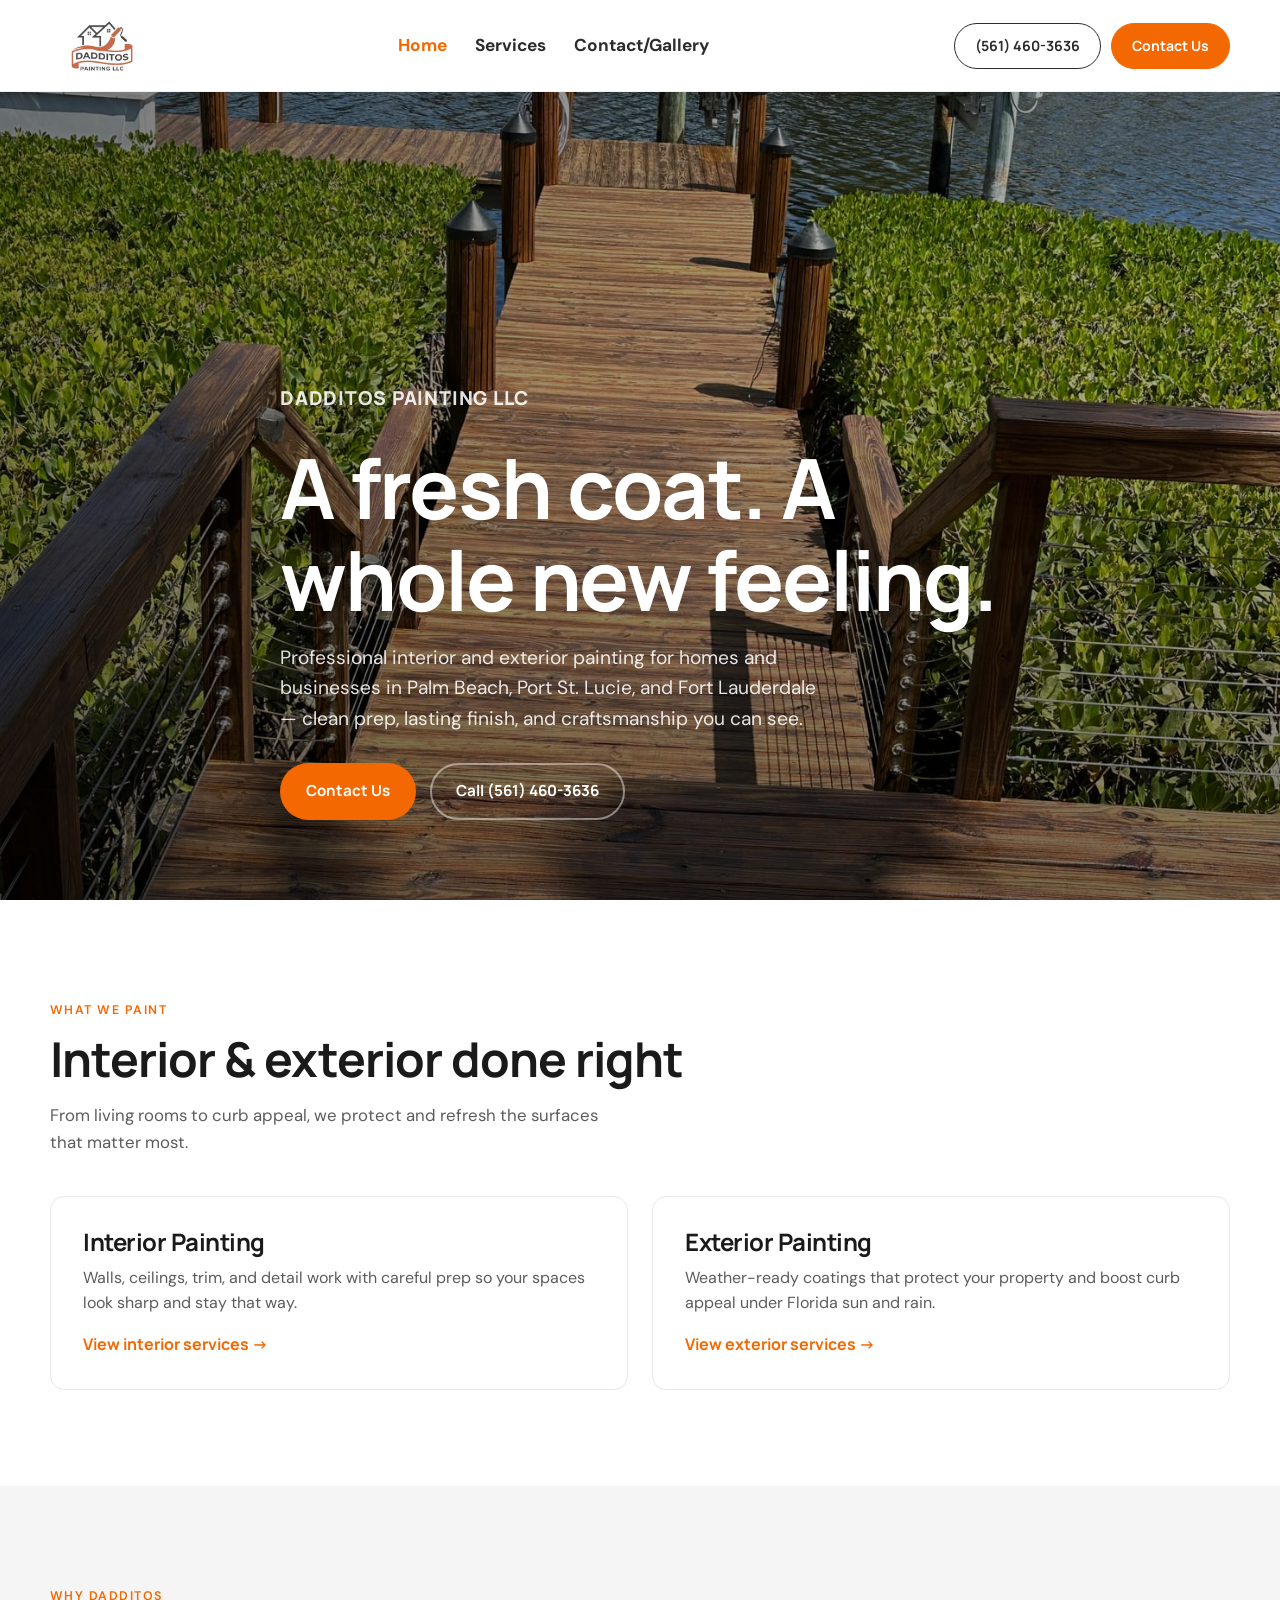
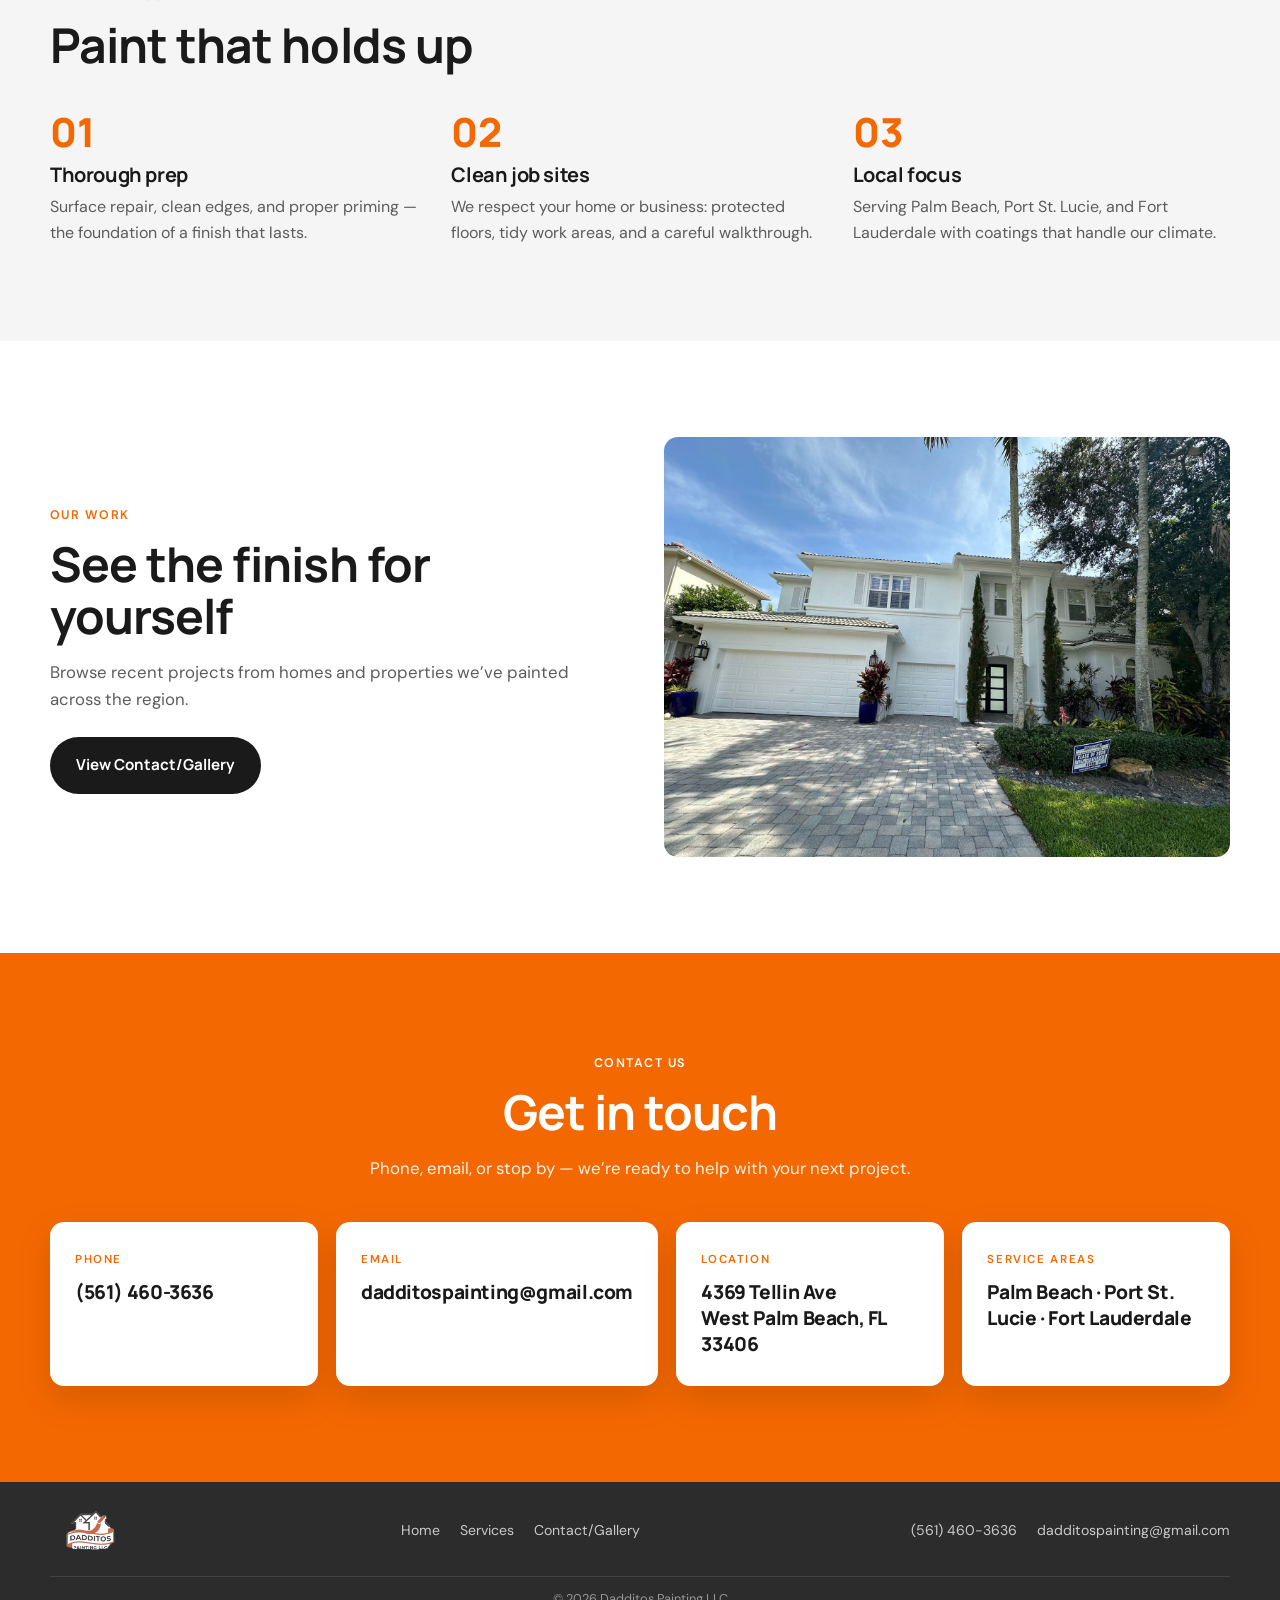
<file: index.html>
<!DOCTYPE html>
<html lang="en">
  <head>
    <meta charset="UTF-8" />
    <meta name="viewport" content="width=device-width, initial-scale=1" />
    <title>Dadditos Painting LLC | Interior & Exterior Painting in Palm Beach, Port St. Lucie & Fort Lauderdale</title>
    <meta
      name="description"
      content="Dadditos Painting LLC offers professional interior and exterior painting in Palm Beach, Port St. Lucie, and Fort Lauderdale. Free estimates. Call (561) 460-3636."
    />
    <meta
      name="keywords"
      content="painting contractor, interior painting, exterior painting, Palm Beach painter, Port St Lucie painting, Fort Lauderdale painting, house painter, Dadditos Painting LLC"
    />
    <meta name="author" content="Dadditos Painting LLC" />
    <meta name="robots" content="index, follow" />
    <meta name="geo.region" content="US-FL" />
    <meta name="geo.placename" content="West Palm Beach" />
    <meta name="theme-color" content="#F46801" />
    <link rel="canonical" href="https://dadditospainting.com/" />
    <meta property="og:type" content="website" />
    <meta property="og:locale" content="en_US" />
    <meta property="og:site_name" content="Dadditos Painting LLC" />
    <meta property="og:title" content="Dadditos Painting LLC | Interior & Exterior Painting" />
    <meta
      property="og:description"
      content="Professional interior and exterior painting in Palm Beach, Port St. Lucie, and Fort Lauderdale. Call (561) 460-3636."
    />
    <meta property="og:url" content="https://dadditospainting.com/" />
    <meta property="og:image" content="https://dadditospainting.com/assets/logo.png" />
    <meta name="twitter:card" content="summary_large_image" />
    <meta name="twitter:title" content="Dadditos Painting LLC | Interior & Exterior Painting" />
    <meta
      name="twitter:description"
      content="Professional interior and exterior painting in Palm Beach, Port St. Lucie, and Fort Lauderdale. Call (561) 460-3636."
    />
    <meta name="twitter:image" content="https://dadditospainting.com/assets/logo.png" />
    <link rel="icon" href="favicon/favicon.ico" sizes="any" />
    <link rel="icon" type="image/png" sizes="48x48" href="favicon/favicon-48x48.png" />
    <link rel="icon" type="image/png" sizes="32x32" href="favicon/favicon-32x32.png" />
    <link rel="icon" type="image/png" sizes="16x16" href="favicon/favicon-16x16.png" />
    <link rel="apple-touch-icon" sizes="180x180" href="favicon/apple-touch-icon.png" />
    <link rel="manifest" href="favicon/site.webmanifest" />
    <link rel="preconnect" href="https://fonts.googleapis.com" />
    <link rel="preconnect" href="https://fonts.gstatic.com" crossorigin />
    <link
      href="https://fonts.googleapis.com/css2?family=DM+Sans:ital,opsz,wght@0,9..40,400;0,9..40,500;0,9..40,600;0,9..40,700;1,9..40,400&family=Manrope:wght@500;600;700;800&display=swap"
      rel="stylesheet"
    />
    <link rel="stylesheet" href="css/styles.css" />
    <script type="application/ld+json">
      {
        "@context": "https://schema.org",
        "@type": "HousePainter",
        "name": "Dadditos Painting LLC",
        "image": "https://dadditospainting.com/assets/logo.png",
        "url": "https://dadditospainting.com/",
        "telephone": "+15614603636",
        "email": "dadditospainting@gmail.com",
        "priceRange": "$$",
        "address": {
          "@type": "PostalAddress",
          "streetAddress": "4369 Tellin Ave",
          "addressLocality": "West Palm Beach",
          "addressRegion": "FL",
          "postalCode": "33406",
          "addressCountry": "US"
        },
        "geo": {
          "@type": "GeoCoordinates",
          "latitude": 26.7153,
          "longitude": -80.0534
        },
        "areaServed": [
          { "@type": "City", "name": "Palm Beach" },
          { "@type": "City", "name": "Port St. Lucie" },
          { "@type": "City", "name": "Fort Lauderdale" }
        ],
        "openingHoursSpecification": {
          "@type": "OpeningHoursSpecification",
          "dayOfWeek": ["Monday", "Tuesday", "Wednesday", "Thursday", "Friday", "Saturday"],
          "opens": "08:00",
          "closes": "18:00"
        },
        "sameAs": [],
        "description": "Professional interior and exterior painting for homes and businesses in Palm Beach, Port St. Lucie, and Fort Lauderdale."
      }
    </script>
  </head>
  <body>
    <a class="skip-link" href="#main">Skip to content</a>
    <header class="site-header">
      <div class="container nav">
        <a class="logo" href="index.html" aria-label="Dadditos Painting LLC home">
          <img src="assets/logo.png" alt="Dadditos Painting LLC logo" />
          <span class="logo-text">Dadditos<span>Painting LLC</span></span>
        </a>
        <nav class="nav-links" aria-label="Primary">
          <a class="active" href="index.html">Home</a>
          <a href="services.html">Services</a>
          <a href="gallery.html">Contact/Gallery</a>
        </nav>
        <div class="nav-cta">
          <a class="pill pill-outline" href="tel:+15614603636">(561) 460-3636</a>
          <a class="pill pill-orange" href="gallery.html#contact">Contact Us</a>
        </div>
        <button class="nav-toggle" type="button" aria-label="Open menu" aria-expanded="false">
          <span></span><span></span><span></span>
        </button>
      </div>
    </header>

    <main id="main">
      <section class="hero">
        <div class="hero-media" aria-hidden="true">
          <img class="is-active" src="assets/gallery/IMG_4411.jpg" alt="" />
          <img src="assets/gallery/IMG_8483.jpg" alt="" />
          <img src="assets/gallery/IMG_2329.jpg" alt="" />
        </div>
        <div class="hero-overlay" aria-hidden="true"></div>
        <div class="container hero-content">
          <p class="brand-mark">Dadditos Painting LLC</p>
          <h1>A fresh coat. A whole new feeling.</h1>
          <p>
            Professional interior and exterior painting for homes and businesses in Palm Beach, Port St. Lucie,
            and Fort Lauderdale — clean prep, lasting finish, and craftsmanship you can see.
          </p>
          <div class="btn-group">
            <a class="btn btn-primary" href="gallery.html#contact">Contact Us</a>
            <a class="btn btn-ghost" href="tel:+15614603636">Call (561) 460-3636</a>
          </div>
        </div>
      </section>

      <section class="section">
        <div class="container">
          <div class="section-head reveal">
            <span class="eyebrow">What we paint</span>
            <h2 class="section-title">Interior & exterior done right</h2>
            <p class="section-lead">
              From living rooms to curb appeal, we protect and refresh the surfaces that matter most.
            </p>
          </div>
          <div class="grid-2">
            <a class="service-link reveal" href="services.html#interior">
              <h3>Interior Painting</h3>
              <p>
                Walls, ceilings, trim, and detail work with careful prep so your spaces look sharp and stay
                that way.
              </p>
              <span class="more">View interior services →</span>
            </a>
            <a class="service-link reveal" href="services.html#exterior">
              <h3>Exterior Painting</h3>
              <p>
                Weather-ready coatings that protect your property and boost curb appeal under Florida sun and rain.
              </p>
              <span class="more">View exterior services →</span>
            </a>
          </div>
        </div>
      </section>

      <section class="section bg-gray">
        <div class="container">
          <div class="section-head reveal">
            <span class="eyebrow">Why Dadditos</span>
            <h2 class="section-title">Paint that holds up</h2>
          </div>
          <div class="grid-3">
            <div class="feature-block reveal">
              <div class="feature-num">01</div>
              <h3>Thorough prep</h3>
              <p>Surface repair, clean edges, and proper priming — the foundation of a finish that lasts.</p>
            </div>
            <div class="feature-block reveal">
              <div class="feature-num">02</div>
              <h3>Clean job sites</h3>
              <p>We respect your home or business: protected floors, tidy work areas, and a careful walkthrough.</p>
            </div>
            <div class="feature-block reveal">
              <div class="feature-num">03</div>
              <h3>Local focus</h3>
              <p>Serving Palm Beach, Port St. Lucie, and Fort Lauderdale with coatings that handle our climate.</p>
            </div>
          </div>
        </div>
      </section>

      <section class="section">
        <div class="container split">
          <div class="split-text reveal">
            <span class="eyebrow">Our work</span>
            <h2 class="section-title">See the finish for yourself</h2>
            <p class="section-lead" style="margin-bottom: 1.5rem">
              Browse recent projects from homes and properties we’ve painted across the region.
            </p>
            <a class="btn btn-dark" href="gallery.html">View Contact/Gallery</a>
          </div>
          <div class="split-media reveal">
            <img src="assets/gallery/IMG_2331.jpg" alt="Completed painting project by Dadditos Painting" />
          </div>
        </div>
      </section>

      <section class="section bg-orange" id="home-contact">
        <div class="container">
          <div class="section-head reveal" style="text-align: center; margin-inline: auto">
            <span class="eyebrow" style="color: #fff">Contact us</span>
            <h2 class="section-title" style="color: #fff">Get in touch</h2>
            <p class="section-lead" style="color: rgba(255, 255, 255, 0.92); margin-inline: auto">
              Phone, email, or stop by — we’re ready to help with your next project.
            </p>
          </div>
          <div class="quote-contact reveal">
            <div class="quote-card">
              <span class="eyebrow">Phone</span>
              <a class="quote-value" href="tel:+15614603636">(561) 460-3636</a>
            </div>
            <div class="quote-card">
              <span class="eyebrow">Email</span>
              <a class="quote-value" href="mailto:dadditospainting@gmail.com">dadditospainting@gmail.com</a>
            </div>
            <div class="quote-card">
              <span class="eyebrow">Location</span>
              <p class="quote-value">
                4369 Tellin Ave<br />
                West Palm Beach, FL 33406
              </p>
            </div>
            <div class="quote-card">
              <span class="eyebrow">Service areas</span>
              <p class="quote-value">Palm Beach · Port St. Lucie · Fort Lauderdale</p>
            </div>
          </div>
        </div>
      </section>
    </main>

    <footer class="site-footer">
      <div class="container footer-compact">
        <a class="logo" href="index.html">
          <img src="assets/logo.png" alt="" />
        </a>
        <div class="footer-links">
          <a href="index.html">Home</a>
          <a href="services.html">Services</a>
          <a href="gallery.html">Contact/Gallery</a>
        </div>
        <div class="footer-contact">
          <a href="tel:+15614603636">(561) 460-3636</a>
          <a href="mailto:dadditospainting@gmail.com">dadditospainting@gmail.com</a>
        </div>
        <p class="footer-copy">&copy; <span id="year"></span> Dadditos Painting LLC</p>
      </div>
    </footer>

    <script>
      document.getElementById("year").textContent = new Date().getFullYear();
    </script>
    <script src="js/main.js"></script>
  </body>
</html>
</file>
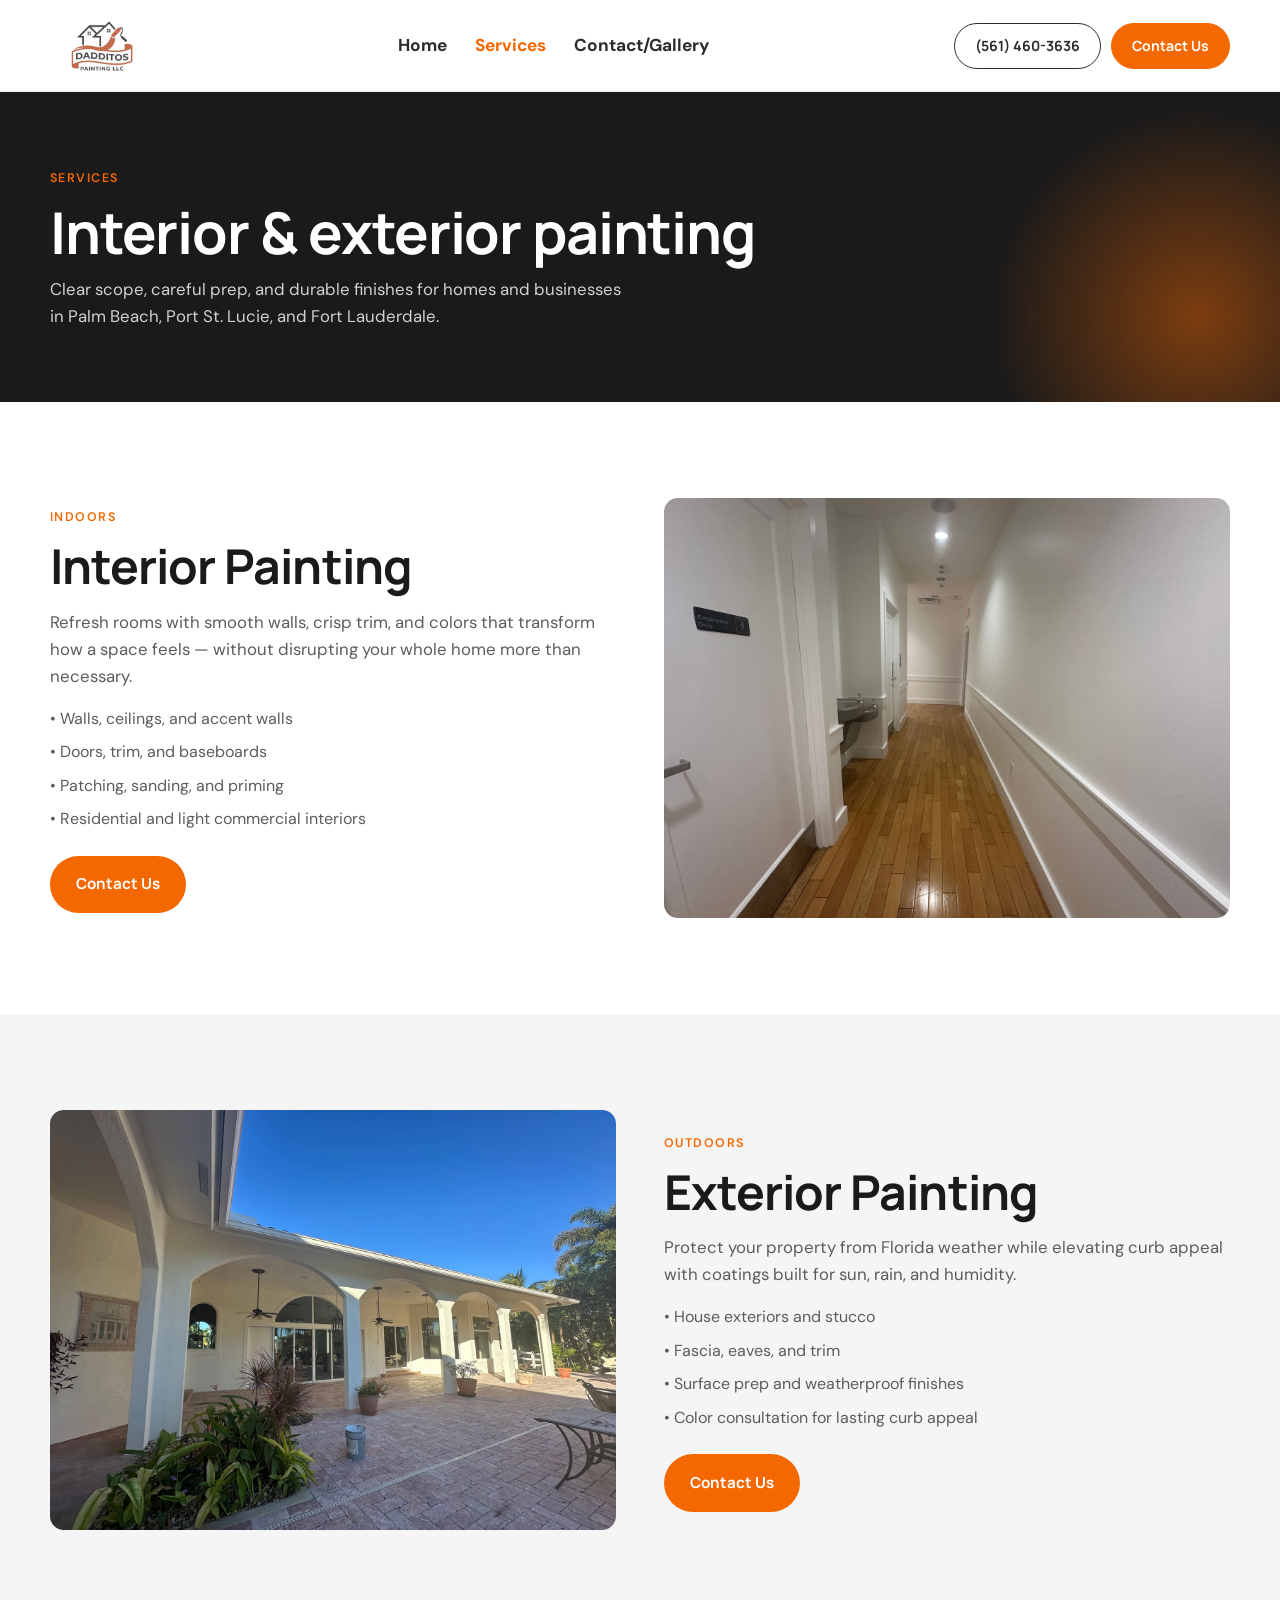
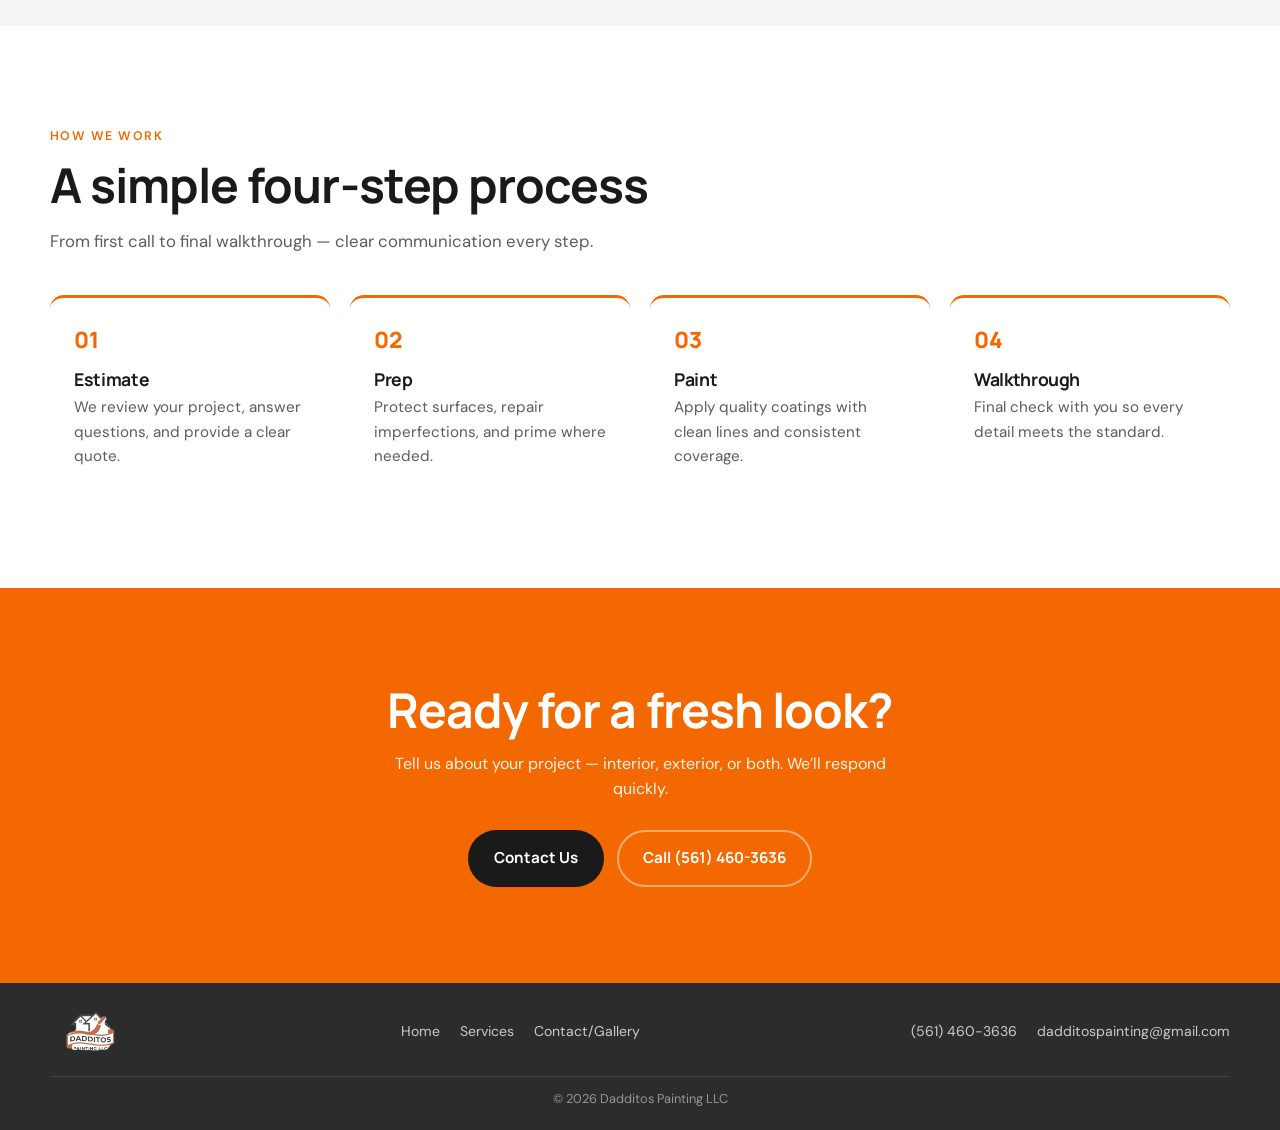
<file: services.html>
<!DOCTYPE html>
<html lang="en">
  <head>
    <meta charset="UTF-8" />
    <meta name="viewport" content="width=device-width, initial-scale=1" />
    <title>Interior & Exterior Painting Services | Dadditos Painting LLC</title>
    <meta
      name="description"
      content="Interior and exterior painting services from Dadditos Painting LLC in West Palm Beach. Serving Palm Beach, Port St. Lucie, and Fort Lauderdale. Call (561) 460-3636."
    />
    <meta name="robots" content="index, follow" />
    <meta name="theme-color" content="#F46801" />
    <link rel="canonical" href="https://dadditospainting.com/services.html" />
    <meta property="og:type" content="website" />
    <meta property="og:site_name" content="Dadditos Painting LLC" />
    <meta property="og:title" content="Interior & Exterior Painting Services | Dadditos Painting LLC" />
    <meta
      property="og:description"
      content="Interior and exterior painting with careful prep and lasting finishes. Palm Beach, Port St. Lucie, and Fort Lauderdale."
    />
    <meta property="og:url" content="https://dadditospainting.com/services.html" />
    <meta property="og:image" content="https://dadditospainting.com/assets/logo.png" />
    <meta name="twitter:card" content="summary_large_image" />
    <meta name="twitter:title" content="Interior & Exterior Painting Services | Dadditos Painting LLC" />
    <meta
      name="twitter:description"
      content="Interior and exterior painting with careful prep and lasting finishes. Call (561) 460-3636."
    />
    <link rel="icon" href="favicon/favicon.ico" sizes="any" />
    <link rel="icon" type="image/png" sizes="48x48" href="favicon/favicon-48x48.png" />
    <link rel="icon" type="image/png" sizes="32x32" href="favicon/favicon-32x32.png" />
    <link rel="icon" type="image/png" sizes="16x16" href="favicon/favicon-16x16.png" />
    <link rel="apple-touch-icon" sizes="180x180" href="favicon/apple-touch-icon.png" />
    <link rel="manifest" href="favicon/site.webmanifest" />
    <link rel="preconnect" href="https://fonts.googleapis.com" />
    <link rel="preconnect" href="https://fonts.gstatic.com" crossorigin />
    <link
      href="https://fonts.googleapis.com/css2?family=DM+Sans:ital,opsz,wght@0,9..40,400;0,9..40,500;0,9..40,600;0,9..40,700;1,9..40,400&family=Manrope:wght@500;600;700;800&display=swap"
      rel="stylesheet"
    />
    <link rel="stylesheet" href="css/styles.css" />
    <script type="application/ld+json">
      {
        "@context": "https://schema.org",
        "@type": "Service",
        "serviceType": ["Interior Painting", "Exterior Painting"],
        "provider": {
          "@type": "HousePainter",
          "name": "Dadditos Painting LLC",
          "telephone": "+15614603636",
          "url": "https://dadditospainting.com/"
        },
        "areaServed": ["Palm Beach", "Port St. Lucie", "Fort Lauderdale"],
        "url": "https://dadditospainting.com/services.html"
      }
    </script>
  </head>
  <body>
    <a class="skip-link" href="#main">Skip to content</a>
    <header class="site-header">
      <div class="container nav">
        <a class="logo" href="index.html" aria-label="Dadditos Painting LLC home">
          <img src="assets/logo.png" alt="Dadditos Painting LLC logo" />
          <span class="logo-text">Dadditos<span>Painting LLC</span></span>
        </a>
        <nav class="nav-links" aria-label="Primary">
          <a href="index.html">Home</a>
          <a class="active" href="services.html">Services</a>
          <a href="gallery.html">Contact/Gallery</a>
        </nav>
        <div class="nav-cta">
          <a class="pill pill-outline" href="tel:+15614603636">(561) 460-3636</a>
          <a class="pill pill-orange" href="gallery.html#contact">Contact Us</a>
        </div>
        <button class="nav-toggle" type="button" aria-label="Open menu" aria-expanded="false">
          <span></span><span></span><span></span>
        </button>
      </div>
    </header>

    <main id="main">
      <section class="page-hero">
        <div class="container">
          <span class="eyebrow">Services</span>
          <h1>Interior &amp; exterior painting</h1>
          <p>
            Clear scope, careful prep, and durable finishes for homes and businesses in Palm Beach, Port St. Lucie, and Fort Lauderdale.
          </p>
        </div>
      </section>

      <section class="section" id="interior">
        <div class="container split">
          <div class="split-text reveal">
            <span class="eyebrow">Indoors</span>
            <h2 class="section-title">Interior Painting</h2>
            <p class="section-lead" style="margin-bottom: 1rem">
              Refresh rooms with smooth walls, crisp trim, and colors that transform how a space feels —
              without disrupting your whole home more than necessary.
            </p>
            <ul style="color: var(--muted); display: grid; gap: 0.5rem; margin-bottom: 1.5rem">
              <li>• Walls, ceilings, and accent walls</li>
              <li>• Doors, trim, and baseboards</li>
              <li>• Patching, sanding, and priming</li>
              <li>• Residential and light commercial interiors</li>
            </ul>
            <a class="btn btn-primary" href="gallery.html#contact">Contact Us</a>
          </div>
          <div class="split-media reveal">
            <img src="assets/gallery/IMG_2037.jpg" alt="Interior painting project" />
          </div>
        </div>
      </section>

      <section class="section bg-gray" id="exterior">
        <div class="container split reverse">
          <div class="split-text reveal">
            <span class="eyebrow">Outdoors</span>
            <h2 class="section-title">Exterior Painting</h2>
            <p class="section-lead" style="margin-bottom: 1rem">
              Protect your property from Florida weather while elevating curb appeal with coatings built for
              sun, rain, and humidity.
            </p>
            <ul style="color: var(--muted); display: grid; gap: 0.5rem; margin-bottom: 1.5rem">
              <li>• House exteriors and stucco</li>
              <li>• Fascia, eaves, and trim</li>
              <li>• Surface prep and weatherproof finishes</li>
              <li>• Color consultation for lasting curb appeal</li>
            </ul>
            <a class="btn btn-primary" href="gallery.html#contact">Contact Us</a>
          </div>
          <div class="split-media reveal">
            <img src="assets/gallery/IMG_8824.jpg" alt="Exterior painting project" />
          </div>
        </div>
      </section>

      <section class="section">
        <div class="container">
          <div class="section-head reveal">
            <span class="eyebrow">How we work</span>
            <h2 class="section-title">A simple four-step process</h2>
            <p class="section-lead">From first call to final walkthrough — clear communication every step.</p>
          </div>
          <div class="process">
            <div class="process-step reveal">
              <h3>Estimate</h3>
              <p>We review your project, answer questions, and provide a clear quote.</p>
            </div>
            <div class="process-step reveal">
              <h3>Prep</h3>
              <p>Protect surfaces, repair imperfections, and prime where needed.</p>
            </div>
            <div class="process-step reveal">
              <h3>Paint</h3>
              <p>Apply quality coatings with clean lines and consistent coverage.</p>
            </div>
            <div class="process-step reveal">
              <h3>Walkthrough</h3>
              <p>Final check with you so every detail meets the standard.</p>
            </div>
          </div>
        </div>
      </section>

      <section class="section bg-orange">
        <div class="container cta-band reveal">
          <h2>Ready for a fresh look?</h2>
          <p>Tell us about your project — interior, exterior, or both. We’ll respond quickly.</p>
          <div class="btn-group" style="justify-content: center">
            <a class="btn btn-dark" href="gallery.html#contact">Contact Us</a>
            <a class="btn btn-ghost" href="tel:+15614603636">Call (561) 460-3636</a>
          </div>
        </div>
      </section>
    </main>

    <footer class="site-footer">
      <div class="container footer-compact">
        <a class="logo" href="index.html">
          <img src="assets/logo.png" alt="" />
        </a>
        <div class="footer-links">
          <a href="index.html">Home</a>
          <a href="services.html">Services</a>
          <a href="gallery.html">Contact/Gallery</a>
        </div>
        <div class="footer-contact">
          <a href="tel:+15614603636">(561) 460-3636</a>
          <a href="mailto:dadditospainting@gmail.com">dadditospainting@gmail.com</a>
        </div>
        <p class="footer-copy">&copy; <span id="year"></span> Dadditos Painting LLC</p>
      </div>
    </footer>

    <script>
      document.getElementById("year").textContent = new Date().getFullYear();
    </script>
    <script src="js/main.js"></script>
  </body>
</html>
</file>
<file: css/styles.css>
/* Dadditos Painting LLC — shared styles */
:root {
  --orange: #f46801;
  --orange-dark: #d45700;
  --orange-soft: #fff3eb;
  --black: #1a1a1a;
  --charcoal: #2c2c2c;
  --muted: #5c5c5c;
  --white: #ffffff;
  --gray: #f5f5f5;
  --gray-border: #e8e8e8;
  --radius: 14px;
  --radius-sm: 10px;
  --shadow: 0 20px 50px rgba(0, 0, 0, 0.12);
  --nav-h: 92px;
  --font-display: "Manrope", system-ui, sans-serif;
  --font-body: "DM Sans", system-ui, sans-serif;
  --max: 1180px;
  --ease: cubic-bezier(0.22, 1, 0.36, 1);
}

*,
*::before,
*::after {
  box-sizing: border-box;
  margin: 0;
  padding: 0;
}

.sr-only {
  position: absolute;
  width: 1px;
  height: 1px;
  padding: 0;
  margin: -1px;
  overflow: hidden;
  clip: rect(0, 0, 0, 0);
  white-space: nowrap;
  border: 0;
}

.skip-link {
  position: absolute;
  left: 1rem;
  top: -100px;
  z-index: 1000;
  background: var(--orange);
  color: var(--white);
  padding: 0.75rem 1.1rem;
  border-radius: 999px;
  font-weight: 700;
}

.skip-link:focus {
  top: 1rem;
}

/* Hide Netlify Drop / branding badge if injected */
a[href*="netlify.com"][style*="position: fixed"],
a[href*="www.netlify.com"][target="_blank"][rel="noopener"][style*="bottom"],
body > a[href*="netlify.com"]:last-of-type {
  display: none !important;
  visibility: hidden !important;
  opacity: 0 !important;
  pointer-events: none !important;
}

html {
  scroll-behavior: smooth;
  width: 100%;
  max-width: 100%;
  overflow-x: hidden;
}

body {
  font-family: var(--font-body);
  color: var(--black);
  background: var(--white);
  line-height: 1.6;
  -webkit-font-smoothing: antialiased;
  width: 100%;
  max-width: 100%;
  margin: 0;
  padding: 0;
  overflow-x: hidden;
}

img {
  max-width: 100%;
  display: block;
}

.site-header,
main,
.hero,
.section,
.page-hero,
.site-footer {
  width: 100%;
  max-width: none;
}

a {
  color: inherit;
  text-decoration: none;
}

ul {
  list-style: none;
}

button,
input,
select,
textarea {
  font: inherit;
}

.container {
  width: min(100% - 2.5rem, var(--max));
  margin-inline: auto;
}

/* Typography */
h1,
h2,
h3,
.display {
  font-family: var(--font-display);
  font-weight: 700;
  line-height: 1.1;
  letter-spacing: -0.02em;
}

.eyebrow {
  display: inline-block;
  font-size: 0.78rem;
  font-weight: 600;
  letter-spacing: 0.12em;
  text-transform: uppercase;
  color: var(--orange);
  margin-bottom: 0.75rem;
}

.section-title {
  font-size: clamp(2rem, 4vw, 3rem);
  margin-bottom: 1rem;
}

.section-lead {
  color: var(--muted);
  font-size: 1.05rem;
  max-width: 36rem;
}

/* Buttons */
.btn {
  display: inline-flex;
  align-items: center;
  justify-content: center;
  gap: 0.5rem;
  padding: 0.9rem 1.5rem;
  border-radius: 999px;
  border: 2px solid transparent;
  font-family: var(--font-display);
  font-weight: 700;
  font-size: 0.95rem;
  cursor: pointer;
  transition: transform 0.25s var(--ease), background 0.25s, color 0.25s, border-color 0.25s;
}

.btn:hover {
  transform: translateY(-2px);
}

.btn-primary {
  background: var(--orange);
  color: var(--white);
}

.btn-primary:hover {
  background: var(--orange-dark);
}

.btn-dark {
  background: var(--black);
  color: var(--white);
}

.btn-dark:hover {
  background: var(--charcoal);
}

.btn-ghost {
  background: transparent;
  color: var(--white);
  border-color: rgba(255, 255, 255, 0.45);
}

.btn-ghost:hover {
  background: rgba(255, 255, 255, 0.1);
  border-color: var(--white);
}

.btn-outline {
  background: transparent;
  color: var(--black);
  border-color: var(--black);
}

.btn-outline:hover {
  background: var(--black);
  color: var(--white);
}

.btn-group {
  display: flex;
  flex-wrap: wrap;
  gap: 0.85rem;
}

/* Header */
.site-header {
  position: sticky;
  top: 0;
  z-index: 100;
  height: var(--nav-h);
  background: rgba(255, 255, 255, 0.92);
  backdrop-filter: blur(12px);
  border-bottom: 1px solid rgba(0, 0, 0, 0.06);
}

.nav {
  height: var(--nav-h);
  display: flex;
  align-items: center;
  justify-content: space-between;
  gap: 1rem;
}

.logo {
  display: flex;
  align-items: center;
  gap: 0.65rem;
  font-family: var(--font-display);
  font-weight: 800;
  font-size: 1rem;
  letter-spacing: -0.02em;
}

.logo img {
  height: 72px;
  width: auto;
}

.logo-text {
  display: none;
}

.nav-links {
  display: flex;
  align-items: center;
  gap: 1.75rem;
}

.nav-links a {
  font-size: 1.08rem;
  font-weight: 700;
  color: var(--charcoal);
  position: relative;
}

.nav-links a:hover,
.nav-links a.active {
  color: var(--orange);
}

.nav-cta {
  display: flex;
  align-items: center;
  gap: 0.65rem;
}

.pill {
  display: inline-flex;
  align-items: center;
  justify-content: center;
  padding: 0.65rem 1.25rem;
  border-radius: 999px;
  font-family: var(--font-display);
  font-weight: 700;
  font-size: 0.88rem;
  white-space: nowrap;
  transition: transform 0.25s var(--ease), background 0.25s, color 0.25s, border-color 0.25s;
}

.pill:hover {
  transform: translateY(-1px);
}

.pill-outline {
  background: var(--white);
  color: var(--charcoal);
  border: 1.5px solid var(--charcoal);
}

.pill-outline:hover {
  border-color: var(--orange);
  color: var(--orange);
}

.pill-orange {
  background: var(--orange);
  color: var(--white);
  border: 1.5px solid var(--orange);
}

.pill-orange:hover {
  background: var(--orange-dark);
  border-color: var(--orange-dark);
}

.nav-toggle {
  display: none;
  width: 44px;
  height: 44px;
  border: 0;
  background: var(--gray);
  border-radius: 10px;
  cursor: pointer;
  place-items: center;
}

.nav-toggle span {
  display: block;
  width: 18px;
  height: 2px;
  background: var(--black);
  margin: 4px auto;
  transition: 0.2s;
}

/* Hero */
.hero {
  position: relative;
  min-height: calc(100vh - var(--nav-h));
  display: grid;
  align-items: end;
  color: var(--white);
  overflow: hidden;
  background: var(--black);
  width: 100%;
}

.hero-media {
  position: absolute;
  inset: 0;
  z-index: 0;
  width: 100%;
  height: 100%;
}

.hero-media img {
  position: absolute;
  inset: 0;
  width: 100%;
  height: 100%;
  max-width: none;
  object-fit: cover;
  object-position: center;
  opacity: 0;
  transform: scale(1.04);
  transition: opacity 1.4s var(--ease), transform 8s var(--ease);
}

.hero-media img.is-active {
  opacity: 1;
  transform: scale(1.08);
}

.hero-overlay {
  position: absolute;
  inset: 0;
  z-index: 1;
  background:
    linear-gradient(120deg, rgba(0, 0, 0, 0.52) 0%, rgba(0, 0, 0, 0.36) 45%, rgba(0, 0, 0, 0.26) 100%),
    linear-gradient(to top, rgba(0, 0, 0, 0.35), transparent 65%);
  pointer-events: none;
}

.hero-content {
  position: relative;
  z-index: 2;
  padding: clamp(3rem, 8vw, 6rem) 0 clamp(3.5rem, 7vw, 5rem);
  max-width: 720px;
}

.brand-mark {
  font-family: var(--font-display);
  font-size: clamp(1.15rem, 2.5vw, 1.5rem);
  font-weight: 800;
  letter-spacing: 0.04em;
  text-transform: uppercase;
  margin-bottom: 1rem;
  color: var(--orange);
}

.hero h1 {
  font-size: clamp(2.8rem, 7vw, 5.2rem);
  margin-bottom: 1.1rem;
  text-wrap: balance;
}

.hero p {
  font-size: clamp(1.05rem, 2vw, 1.2rem);
  color: rgba(255, 255, 255, 0.88);
  max-width: 34rem;
  margin-bottom: 1.75rem;
}

/* Sections */
.section {
  padding: clamp(3.5rem, 8vw, 6rem) 0;
}

.section-head {
  margin-bottom: 2.5rem;
}

.bg-gray {
  background: var(--gray);
}

.bg-orange {
  background: var(--orange);
  color: var(--white);
}

.bg-dark {
  background: var(--black);
  color: var(--white);
}

/* Service cards / teasers — interaction containers only */
.grid-2 {
  display: grid;
  grid-template-columns: repeat(2, 1fr);
  gap: 1.5rem;
}

.grid-3 {
  display: grid;
  grid-template-columns: repeat(3, 1fr);
  gap: 1.5rem;
}

.service-link {
  display: block;
  padding: 2rem;
  background: var(--white);
  border: 1px solid var(--gray-border);
  border-radius: var(--radius);
  transition: border-color 0.25s, transform 0.25s var(--ease), box-shadow 0.25s;
}

.service-link:hover {
  border-color: var(--orange);
  transform: translateY(-4px);
  box-shadow: var(--shadow);
}

.service-link h3 {
  font-size: 1.5rem;
  margin-bottom: 0.6rem;
}

.service-link p {
  color: var(--muted);
  margin-bottom: 1rem;
}

.service-link .more {
  color: var(--orange);
  font-weight: 700;
  font-family: var(--font-display);
}

.feature-block h3 {
  font-size: 1.25rem;
  margin-bottom: 0.5rem;
}

.feature-block p {
  color: var(--muted);
}

.feature-num {
  font-family: var(--font-display);
  font-size: 2.5rem;
  font-weight: 800;
  color: var(--orange);
  line-height: 1;
  margin-bottom: 0.75rem;
}

/* Split service detail */
.split {
  display: grid;
  grid-template-columns: 1fr 1fr;
  gap: 3rem;
  align-items: center;
}

.split img {
  width: 100%;
  height: min(420px, 55vw);
  object-fit: cover;
  border-radius: var(--radius);
}

.split.reverse .split-text {
  order: 2;
}

.split.reverse .split-media {
  order: 1;
}

.process {
  display: grid;
  grid-template-columns: repeat(4, 1fr);
  gap: 1.25rem;
  counter-reset: step;
}

.process-step {
  padding: 1.5rem;
  background: var(--white);
  border-radius: var(--radius);
  border-top: 3px solid var(--orange);
}

.process-step::before {
  counter-increment: step;
  content: "0" counter(step);
  display: block;
  font-family: var(--font-display);
  font-weight: 800;
  font-size: 1.4rem;
  color: var(--orange);
  margin-bottom: 0.75rem;
}

.process-step h3 {
  font-size: 1.1rem;
  margin-bottom: 0.4rem;
}

.process-step p {
  color: var(--muted);
  font-size: 0.95rem;
}

/* Area / CTA bands */
.cta-band {
  text-align: center;
}

.cta-band h2 {
  font-size: clamp(2rem, 4vw, 3rem);
  margin-bottom: 0.85rem;
}

.cta-band p {
  max-width: 34rem;
  margin: 0 auto 1.75rem;
  opacity: 0.92;
}

.area-strip {
  display: flex;
  flex-wrap: wrap;
  gap: 0.65rem;
  justify-content: center;
}

.area-pill {
  padding: 0.45rem 0.9rem;
  border-radius: 999px;
  background: rgba(255, 255, 255, 0.15);
  border: 1px solid rgba(255, 255, 255, 0.25);
  font-size: 0.88rem;
  font-weight: 500;
}

/* Gallery */
.gallery-grid {
  display: grid;
  grid-template-columns: repeat(3, 1fr);
  gap: 1rem;
}

.gallery-item {
  position: relative;
  border: 0;
  padding: 0;
  cursor: pointer;
  border-radius: var(--radius-sm);
  overflow: hidden;
  background: var(--gray);
  aspect-ratio: 4 / 3;
}

.gallery-item img {
  width: 100%;
  height: 100%;
  object-fit: cover;
  transition: transform 0.45s var(--ease);
}

.gallery-item:hover img {
  transform: scale(1.05);
}

.gallery-item:nth-child(5),
.gallery-item:nth-child(11) {
  grid-row: span 2;
  aspect-ratio: auto;
  min-height: 100%;
}

.lightbox {
  position: fixed;
  inset: 0;
  z-index: 200;
  background: rgba(0, 0, 0, 0.92);
  display: grid;
  place-items: center;
  padding: 1.5rem;
  opacity: 0;
  pointer-events: none;
  transition: opacity 0.25s;
}

.lightbox.open {
  opacity: 1;
  pointer-events: auto;
}

.lightbox img {
  max-width: min(1100px, 100%);
  max-height: 85vh;
  object-fit: contain;
  border-radius: 8px;
}

.lightbox-close,
.lightbox-nav {
  position: absolute;
  border: 0;
  background: rgba(255, 255, 255, 0.12);
  color: var(--white);
  width: 48px;
  height: 48px;
  border-radius: 50%;
  cursor: pointer;
  font-size: 1.4rem;
  display: grid;
  place-items: center;
}

.lightbox-close {
  top: 1.25rem;
  right: 1.25rem;
}

.lightbox-prev {
  left: 1rem;
  top: 50%;
  transform: translateY(-50%);
}

.lightbox-next {
  right: 1rem;
  top: 50%;
  transform: translateY(-50%);
}

/* Contact */
.contact-layout {
  display: grid;
  grid-template-columns: 1.2fr 0.8fr;
  gap: 2.5rem;
  align-items: start;
}

.contact-form {
  display: grid;
  gap: 1rem;
}

.form-row {
  display: grid;
  grid-template-columns: 1fr 1fr;
  gap: 1rem;
}

.field label {
  display: block;
  font-size: 0.88rem;
  font-weight: 600;
  margin-bottom: 0.4rem;
}

.field input,
.field select,
.field textarea {
  width: 100%;
  padding: 0.85rem 1rem;
  border: 1px solid var(--gray-border);
  border-radius: var(--radius-sm);
  background: var(--white);
  color: var(--black);
  transition: border-color 0.2s, box-shadow 0.2s;
}

.field input:focus,
.field select:focus,
.field textarea:focus {
  outline: none;
  border-color: var(--orange);
  box-shadow: 0 0 0 3px rgba(244, 104, 1, 0.15);
}

.field textarea {
  min-height: 140px;
  resize: vertical;
}

.form-status {
  min-height: 1.4rem;
  font-size: 0.92rem;
  font-weight: 600;
}

.form-status.success {
  color: #1b7a3d;
}

.form-status.error {
  color: #b42318;
}

.contact-aside {
  background: var(--black);
  color: var(--white);
  padding: 2rem;
  border-radius: var(--radius);
}

.contact-aside h2 {
  font-size: 1.6rem;
  margin-bottom: 1.25rem;
}

.contact-meta {
  display: grid;
  gap: 1.25rem;
}

.contact-meta dt {
  font-size: 0.75rem;
  text-transform: uppercase;
  letter-spacing: 0.1em;
  color: var(--orange);
  margin-bottom: 0.25rem;
}

.contact-meta dd {
  color: rgba(255, 255, 255, 0.9);
}

.contact-meta a:hover {
  color: var(--orange);
}

/* Page hero (inner pages) */
.page-hero {
  background: var(--black);
  color: var(--white);
  padding: clamp(3rem, 7vw, 4.5rem) 0;
  position: relative;
  overflow: hidden;
}

.page-hero::after {
  content: "";
  position: absolute;
  inset: auto -10% -40% auto;
  width: 420px;
  height: 420px;
  background: radial-gradient(circle, rgba(244, 104, 1, 0.45), transparent 70%);
  pointer-events: none;
}

.page-hero h1 {
  font-size: clamp(2.4rem, 5vw, 3.6rem);
  margin-bottom: 0.75rem;
}

.page-hero p {
  color: rgba(255, 255, 255, 0.8);
  max-width: 36rem;
  font-size: 1.05rem;
}

/* Contact block on gallery page */
.contact-hero {
  position: relative;
  overflow: hidden;
  background: var(--black);
}

.contact-hero::after {
  display: none;
}

.contact-hero-media {
  position: absolute;
  inset: 0;
}

.contact-hero-media img {
  width: 100%;
  height: 100%;
  object-fit: cover;
}

.contact-hero-dim {
  position: absolute;
  inset: 0;
  background:
    linear-gradient(120deg, rgba(0, 0, 0, 0.78) 0%, rgba(0, 0, 0, 0.55) 55%, rgba(0, 0, 0, 0.45) 100%),
    linear-gradient(to top, rgba(0, 0, 0, 0.55), transparent 60%);
}

.contact-hero-content {
  position: relative;
  z-index: 1;
}

.contact-hero .eyebrow {
  color: #fdca49;
}

.contact-hero h1 {
  letter-spacing: -0.03em;
}

.contact-hero p {
  font-size: clamp(1.05rem, 2vw, 1.2rem);
  max-width: 32rem;
  color: rgba(255, 255, 255, 0.88);
}

.contact-section {
  padding-top: clamp(2.5rem, 5vw, 3.5rem);
  padding-bottom: clamp(2.5rem, 5vw, 3.5rem);
}

.quote-contact {
  display: grid;
  grid-template-columns: repeat(4, 1fr);
  gap: 1.15rem;
}

.quote-card {
  padding: 1.75rem 1.5rem;
  background: var(--white);
  border: 1px solid rgba(255, 255, 255, 0.35);
  border-radius: var(--radius);
  box-shadow: 0 14px 36px rgba(0, 0, 0, 0.12);
  transition: transform 0.25s var(--ease), box-shadow 0.25s;
}

.quote-card:hover {
  transform: translateY(-3px);
  box-shadow: 0 20px 44px rgba(0, 0, 0, 0.16);
}

.quote-card .eyebrow {
  display: block;
  margin-bottom: 0.65rem;
  font-size: 0.72rem;
  letter-spacing: 0.14em;
}

.quote-value {
  font-family: var(--font-display);
  font-weight: 800;
  font-size: clamp(1.05rem, 1.5vw, 1.2rem);
  line-height: 1.35;
  color: var(--black);
  letter-spacing: -0.02em;
}

a.quote-value:hover {
  color: var(--orange);
}

/* Footer */
.site-footer {
  background: var(--charcoal);
  color: rgba(255, 255, 255, 0.85);
  padding: 1.25rem 0;
}

.footer-compact {
  display: flex;
  flex-wrap: wrap;
  align-items: center;
  justify-content: space-between;
  gap: 0.85rem 1.5rem;
}

.footer-compact .logo img {
  height: 56px;
}

.footer-links,
.footer-contact {
  display: flex;
  flex-wrap: wrap;
  gap: 0.85rem 1.25rem;
  align-items: center;
}

.footer-links a,
.footer-contact a {
  font-size: 0.88rem;
  color: rgba(255, 255, 255, 0.75);
}

.footer-links a:hover,
.footer-contact a:hover {
  color: var(--orange);
}

.footer-copy {
  font-size: 0.8rem;
  color: rgba(255, 255, 255, 0.5);
  width: 100%;
  text-align: center;
  margin-top: 0.25rem;
  padding-top: 0.75rem;
  border-top: 1px solid rgba(255, 255, 255, 0.1);
}

/* Motion */
.reveal {
  opacity: 0;
  transform: translateY(24px);
  transition: opacity 0.7s var(--ease), transform 0.7s var(--ease);
}

.reveal.visible {
  opacity: 1;
  transform: none;
}

/* Mobile */
@media (max-width: 900px) {
  .nav-links {
    display: none;
  }

  .nav-toggle {
    display: grid;
  }

  .nav.open .nav-links {
    display: flex;
    flex-direction: column;
    align-items: stretch;
    position: absolute;
    top: var(--nav-h);
    left: 0;
    right: 0;
    background: var(--white);
    padding: 1.25rem 1.25rem 1.75rem;
    border-bottom: 1px solid var(--gray-border);
    gap: 0.15rem;
    box-shadow: var(--shadow);
  }

  .nav.open .nav-links a {
    padding: 0.85rem 0.25rem;
    font-size: 1.05rem;
    font-weight: 600;
    border-bottom: 1px solid var(--gray-border);
  }

  .nav.open .nav-links > a:last-of-type {
    border-bottom: 0;
  }

  .nav-cta .pill {
    padding: 0.5rem 0.9rem;
    font-size: 0.78rem;
  }

  .grid-2,
  .grid-3,
  .split,
  .process,
  .contact-layout,
  .quote-contact,
  .form-row {
    grid-template-columns: 1fr;
  }

  .split.reverse .split-text,
  .split.reverse .split-media {
    order: initial;
  }

  .gallery-grid {
    grid-template-columns: repeat(2, 1fr);
  }

  .gallery-item:nth-child(5),
  .gallery-item:nth-child(11) {
    grid-row: span 1;
  }

  .logo img {
    height: 58px;
  }

  .footer-compact {
    justify-content: center;
    text-align: center;
  }

  .footer-links,
  .footer-contact {
    justify-content: center;
  }
}

@media (max-width: 560px) {
  .gallery-grid {
    grid-template-columns: 1fr;
  }

  .hero {
    min-height: 85vh;
  }

  .btn-group {
    flex-direction: column;
    align-items: stretch;
  }

  .nav-cta .pill-outline {
    display: none;
  }
}
</file>
